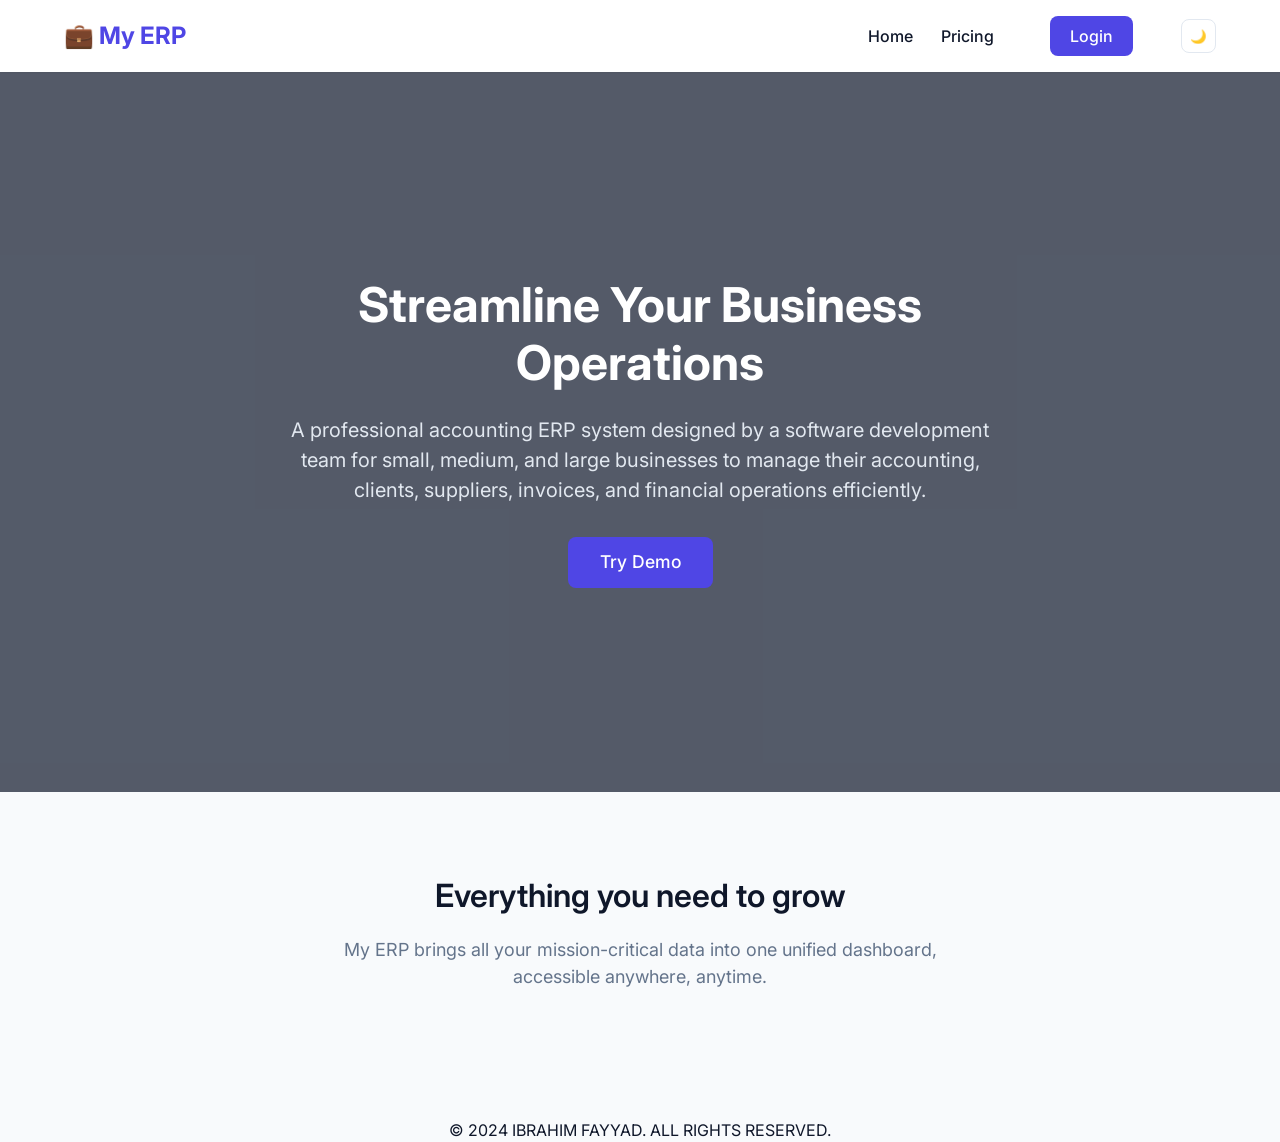
<file: index.html>
<!doctype html>
<html lang="en">
  <head>
    <meta charset="UTF-8" />
    <meta name="viewport" content="width=device-width, initial-scale=1.0" />
    <title>My ERP - Professional Accounting System</title>
    <link rel="stylesheet" href="css/style.css" />
  </head>
  <body>
    <header class="navbar">
      <a href="index.html" class="nav-brand">💼 My ERP</a>
      <div class="nav-links">
        <nav>
          <a href="index.html" style="margin-right: 1.5rem">Home</a>
          <a href="pricing.html" style="margin-right: 1.5rem">Pricing</a>
        </nav>
        <a href="login.html" class="btn btn-primary">Login</a>
        <button
          id="theme-toggle"
          class="btn btn-outline"
          style="padding: 0.5rem; margin-left: 1rem"
          aria-label="Toggle Dark Mode"
        >
          🌙
        </button>
      </div>
    </header>

    <section class="hero">
      <div class="hero-slider" id="heroSlider">
        <div
          class="slide active"
          style="
            background-image: url(&quot;https://images.unsplash.com/photo-1522071820081-009f0129c71c?ixlib=rb-4.0.3&auto=format&fit=crop&w=1920&q=80&quot;);
          "
        ></div>
        <div
          class="slide"
          style="
            background-image: url(&quot;https://images.unsplash.com/photo-1600880292203-757bb62b4baf?ixlib=rb-4.0.3&auto=format&fit=crop&w=1920&q=80&quot;);
          "
        ></div>
        <div
          class="slide"
          style="
            background-image: url(&quot;https://images.unsplash.com/photo-1531482615713-2afd69097998?ixlib=rb-4.0.3&auto=format&fit=crop&w=1920&q=80&quot;);
          "
        ></div>
      </div>

      <div class="hero-content">
        <h1 class="heading-primary">Streamline Your Business Operations</h1>
        <p class="text-subtle" style="font-size: 1.25rem">
          A professional accounting ERP system designed by a software
          development team for small, medium, and large businesses to manage
          their accounting, clients, suppliers, invoices, and financial
          operations efficiently.
        </p>
        <a
          href="login.html"
          class="btn btn-primary"
          style="font-size: 1.1rem; padding: 0.75rem 2rem"
          >Try Demo</a
        >
      </div>
    </section>

    <section class="section features-section">
      <div class="container text-center">
        <h2 class="heading-secondary">Everything you need to grow</h2>
        <p
          class="text-subtle"
          style="max-width: 600px; margin: 0 auto 3rem auto"
        >
          My ERP brings all your mission-critical data into one unified
          dashboard, accessible anywhere, anytime.
        </p>
      </div>
    </section>
 <footer>
      <div class="container text-center">
        <p>&copy; 2024 IBRAHIM FAYYAD. ALL RIGHTS RESERVED.</p>
      </div>
    </footer>
    <script>
      const slides = document.querySelectorAll(".slide");
      let currentSlide = 0;

      function nextSlide() {
        slides[currentSlide].classList.remove("active");
        currentSlide = (currentSlide + 1) % slides.length;
        slides[currentSlide].classList.add("active");
      }

      setInterval(nextSlide, 5000);

      const themeToggle = document.getElementById("theme-toggle");
      const root = document.documentElement;

      if (localStorage.getItem("theme") === "dark") {
        root.classList.add("dark");
        themeToggle.textContent = "☀️";
      }

      themeToggle.addEventListener("click", () => {
        root.classList.toggle("dark");
        if (root.classList.contains("dark")) {
          localStorage.setItem("theme", "dark");
          themeToggle.textContent = "☀️";
        } else {
          localStorage.setItem("theme", "light");
          themeToggle.textContent = "🌙";
        }
      });
    </script>
  </body>
</html>
</file>
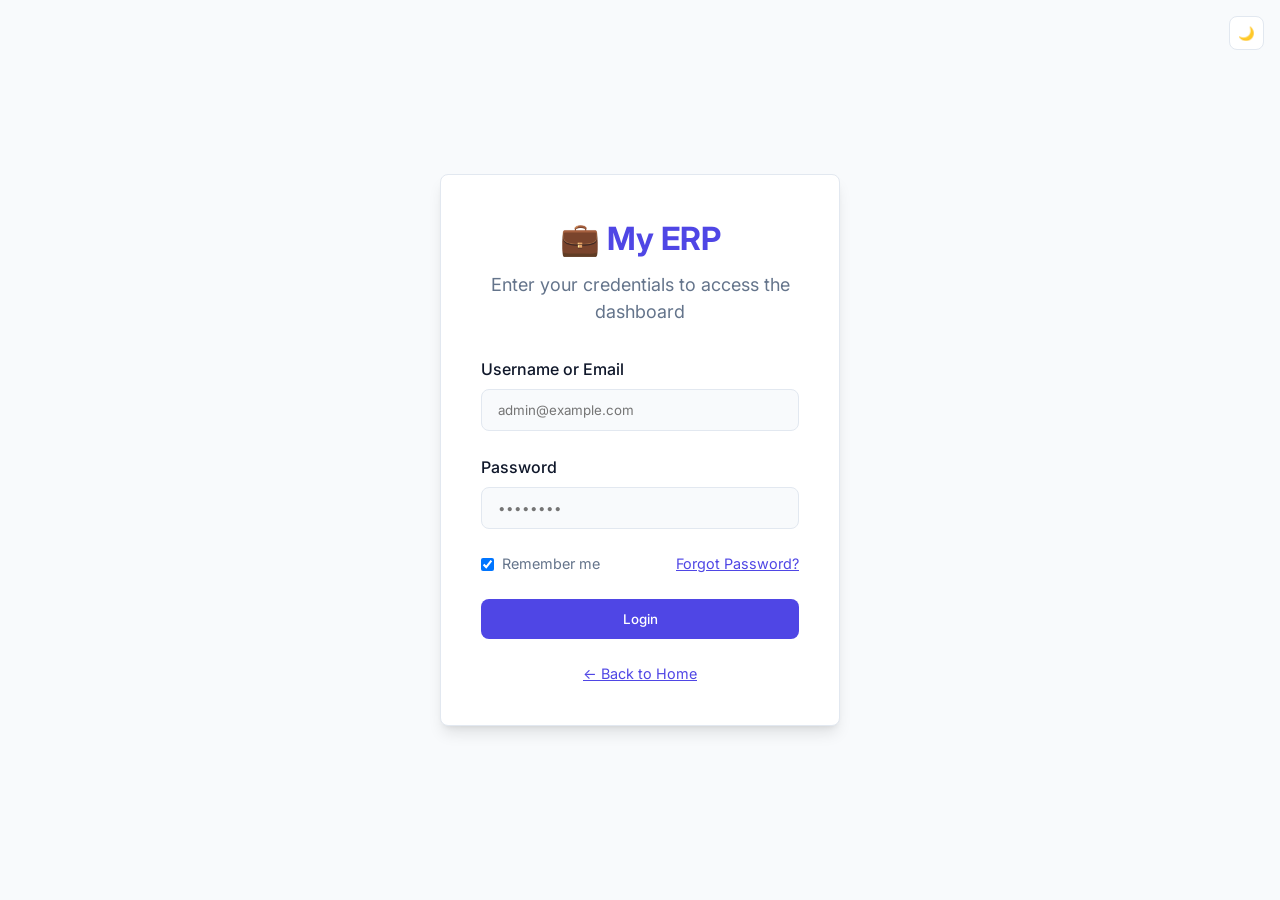
<file: dashboard.html>
<!doctype html>
<html lang="en">
  <head>
    <meta charset="UTF-8" />
    <meta name="viewport" content="width=device-width, initial-scale=1.0" />
    <title>Dashboard - My ERP</title>
    <link rel="stylesheet" href="css/style.css" />
    <link rel="stylesheet" href="css/dashboard.css" />
  </head>
  <body>
    <div class="dashboard-container">
      <aside class="sidebar" id="sidebar">
        <div class="sidebar-header">
          💼 <span class="menu-text" style="margin-left: 0.5rem">My ERP</span>
        </div>
        <div class="sidebar-menu" id="sidebarMenu">
          <div class="menu-item active" data-target="overview">
            <span class="menu-icon">📊</span>
            <span class="menu-text">Overview</span>
          </div>
          <div class="menu-item" data-target="customers">
            <span class="menu-icon">👥</span>
            <span class="menu-text">Customers</span>
          </div>
          <div class="menu-item" data-target="suppliers">
            <span class="menu-icon">🏢</span>
            <span class="menu-text">Suppliers</span>
          </div>
          <div class="menu-item" data-target="products">
            <span class="menu-icon">📦</span>
            <span class="menu-text">Products</span>
          </div>
          <div class="menu-item" data-target="sales">
            <span class="menu-icon">🧾</span>
            <span class="menu-text">Sales Invoices</span>
          </div>
          <div class="menu-item" data-target="purchases">
            <span class="menu-icon">🛒</span>
            <span class="menu-text">Purchase Invoices</span>
          </div>
          <div class="menu-item" data-target="bank">
            <span class="menu-icon">🏦</span>
            <span class="menu-text">Bank Payments</span>
          </div>
          <div class="menu-item" data-target="cash">
            <span class="menu-icon">💵</span>
            <span class="menu-text">Cash Payments</span>
          </div>
          <div class="menu-item" data-target="admin">
            <span class="menu-icon">⚙️</span>
            <span class="menu-text">Administration</span>
          </div>
        </div>
      </aside>

      <main class="main-content">
        <header class="topbar">
          <div class="topbar-left">
            <button
              id="toggleSidebar"
              class="btn btn-outline"
              style="padding: 0.5rem"
            >
              ☰
            </button>
            <h2 id="pageTitle" style="margin-left: 1rem; font-size: 1.25rem">
              Overview
            </h2>
          </div>
          <div class="topbar-right">
            <button
              id="themeToggle"
              class="btn btn-outline"
              style="padding: 0.5rem"
              aria-label="Toggle Dark Mode"
            >
              🌙
            </button>
            <div style="display: flex; align-items: center; gap: 0.5rem">
              <div
                style="
                  width: 32px;
                  height: 32px;
                  border-radius: 50%;
                  background-color: var(--primary);
                  color: white;
                  display: flex;
                  align-items: center;
                  justify-content: center;
                  font-weight: bold;
                "
              >
                A
              </div>
              <span id="userNameDisplay">Admin</span>
            </div>
            <button
              id="logoutBtn"
              class="btn btn-outline"
              style="
                padding: 0.25rem 0.75rem;
                border-color: var(--danger);
                color: var(--danger);
              "
            >
              Logout
            </button>
          </div>
        </header>

        <div class="content-area" id="contentArea">
          <div id="module-overview" class="module-view active">
            <div class="metrics-grid">
              <div class="metric-card">
                <div class="metric-icon">👥</div>
                <div>
                  <div class="text-subtle">Total Customers</div>
                  <div class="metric-value" id="count-customers">0</div>
                </div>
              </div>
              <div class="metric-card">
                <div class="metric-icon">🏢</div>
                <div>
                  <div class="text-subtle">Total Suppliers</div>
                  <div class="metric-value" id="count-suppliers">0</div>
                </div>
              </div>
              <div class="metric-card">
                <div class="metric-icon">🧾</div>
                <div>
                  <div class="text-subtle">Sales Total</div>
                  <div class="metric-value" id="count-sales">$0</div>
                </div>
              </div>
              <div class="metric-card">
                <div class="metric-icon">🛒</div>
                <div>
                  <div class="text-subtle">Purchases Total</div>
                  <div class="metric-value" id="count-purchases">$0</div>
                </div>
              </div>
            </div>
          </div>

          <div id="module-customers" class="module-view"></div>
          <div id="module-suppliers" class="module-view"></div>
          <div id="module-products" class="module-view"></div>
          <div id="module-sales" class="module-view"></div>
          <div id="module-purchases" class="module-view"></div>
          <div id="module-bank" class="module-view"></div>
          <div id="module-cash" class="module-view"></div>
          <div id="module-admin" class="module-view"></div>
        </div>
      </main>
    </div>

    <div class="modal-overlay" id="formModal">
      <div class="modal">
        <div class="modal-header">
          <h3 id="modalTitle">Add Item</h3>
          <button id="closeModalBtn" class="btn" style="padding: 0.25rem">
            ✕
          </button>
        </div>
        <div class="modal-body" id="modalBody"></div>
        <div class="modal-footer" id="modalFooter">
          <button class="btn btn-outline" id="cancelModalBtn">Cancel</button>
          <button class="btn btn-primary" id="saveModalBtn">Save</button>
        </div>
      </div>
    </div>

    <div class="toast-container" id="toastContainer"></div>

    <script src="js/auth.js"></script>
    <script src="js/data.js"></script>
    <script src="js/dashboard.js"></script>
    <script src="js/modules.js"></script>
  </body>
</html>
</file>
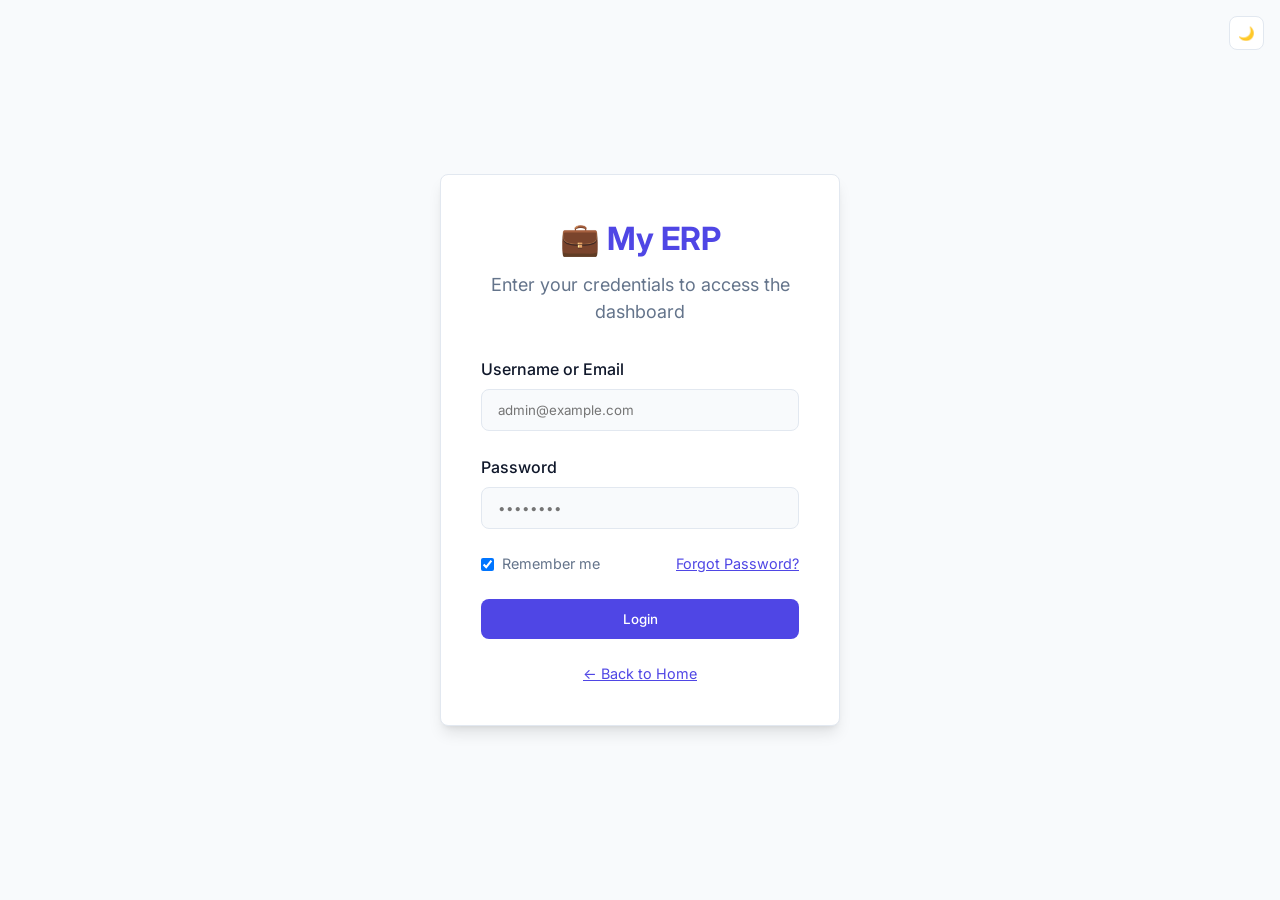
<file: login.html>
<!doctype html>
<html lang="en">
  <head>
    <meta charset="UTF-8" />
    <meta name="viewport" content="width=device-width, initial-scale=1.0" />
    <title>Login - My ERP</title>
    <link rel="stylesheet" href="css/style.css" />
  </head>
  <body>
    <div class="auth-container">
      <button
        id="theme-toggle"
        class="btn btn-outline"
        style="position: absolute; top: 1rem; right: 1rem; padding: 0.5rem"
        aria-label="Toggle Dark Mode"
      >
        🌙
      </button>

      <div class="auth-card">
        <div style="text-align: center; margin-bottom: 2rem">
          <h1
            style="
              color: var(--primary);
              font-size: 2rem;
              margin-bottom: 0.5rem;
            "
          >
            💼 My ERP
          </h1>
          <p class="text-subtle">
            Enter your credentials to access the dashboard
          </p>
        </div>

        <form id="loginForm">
          <div class="form-group">
            <label for="username" class="form-label">Username or Email</label>
            <input
              type="text"
              id="username"
              class="form-control"
              placeholder="admin@example.com"
              required
            />
          </div>
          <div class="form-group">
            <label for="password" class="form-label">Password</label>
            <input
              type="password"
              id="password"
              class="form-control"
              placeholder="••••••••"
              required
            />
          </div>

          <div
            style="
              display: flex;
              justify-content: space-between;
              align-items: center;
              margin-bottom: 1.5rem;
              font-size: 0.9rem;
            "
          >
            <label
              style="
                display: flex;
                align-items: center;
                gap: 0.5rem;
                color: var(--text-secondary);
                cursor: pointer;
              "
            >
              <input type="checkbox" checked /> Remember me
            </label>
            <a
              href="#"
              style="color: var(--primary); text-decoration: underline"
              >Forgot Password?</a
            >
          </div>

          <button type="submit" class="btn btn-primary" id="loginBtn">
            Login
          </button>
        </form>

        <p
          style="
            text-align: center;
            margin-top: 1.5rem;
            font-size: 0.9rem;
            color: var(--text-secondary);
          "
        >
          <a
            href="index.html"
            style="color: var(--primary); text-decoration: underline"
            >← Back to Home</a
          >
        </p>
      </div>
    </div>

    <script src="js/auth.js"></script>
    <script>
      const themeToggle = document.getElementById("theme-toggle");
      const root = document.documentElement;

      if (localStorage.getItem("theme") === "dark") {
        root.classList.add("dark");
        themeToggle.textContent = "☀️";
      }

      themeToggle.addEventListener("click", () => {
        root.classList.toggle("dark");
        if (root.classList.contains("dark")) {
          localStorage.setItem("theme", "dark");
          themeToggle.textContent = "☀️";
        } else {
          localStorage.setItem("theme", "light");
          themeToggle.textContent = "🌙";
        }
      });
    </script>
  </body>
</html>
</file>
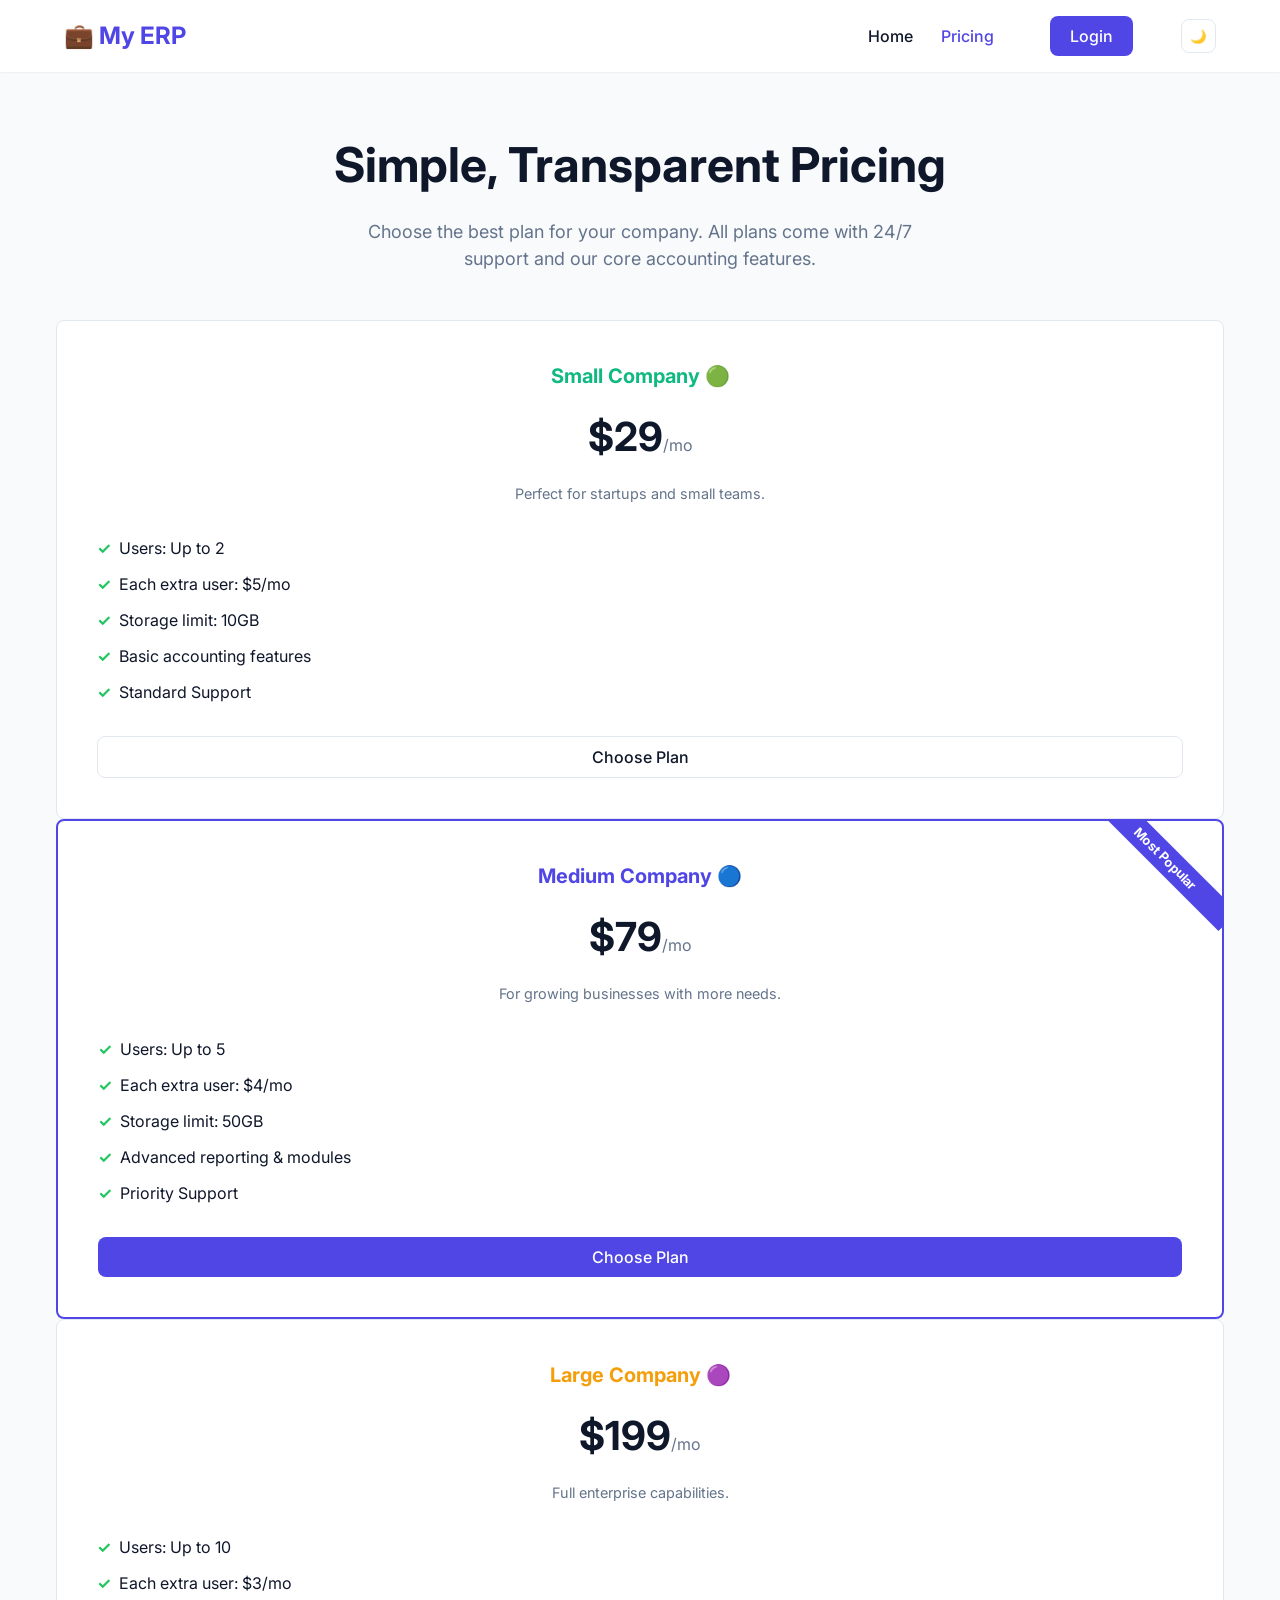
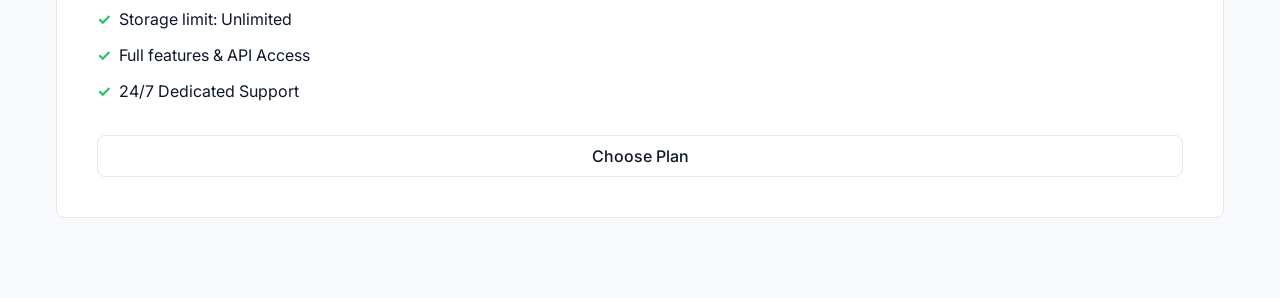
<file: pricing.html>
<!doctype html>
<html lang="en">
  <head>
    <meta charset="UTF-8" />
    <meta name="viewport" content="width=device-width, initial-scale=1.0" />
    <title>Pricing - My ERP</title>
    <link rel="stylesheet" href="css/style.css" />
  </head>
  <body>
    <header class="navbar">
      <a href="index.html" class="nav-brand">💼 My ERP</a>
      <div class="nav-links">
        <nav>
          <a href="index.html" style="margin-right: 1.5rem">Home</a>
          <a
            href="pricing.html"
            style="margin-right: 1.5rem; color: var(--primary)"
            >Pricing</a
          >
        </nav>
        <a href="login.html" class="btn btn-primary">Login</a>
        <button
          id="theme-toggle"
          class="btn btn-outline"
          style="padding: 0.5rem; margin-left: 1rem"
          aria-label="Toggle Dark Mode"
        >
          🌙
        </button>
      </div>
    </header>

    <section class="section" style="margin-top: 4.5rem; padding-top: 4rem">
      <div class="container text-center">
        <h1 class="heading-primary">Simple, Transparent Pricing</h1>
        <p
          class="text-subtle"
          style="max-width: 600px; margin: 0 auto 3rem auto"
        >
          Choose the best plan for your company. All plans come with 24/7
          support and our core accounting features.
        </p>

        <div class="pricing-grid">
          <div class="pricing-card">
            <h3 style="color: var(--secondary); font-size: 1.25rem">
              Small Company 🟢
            </h3>
            <div class="price">$29<span>/mo</span></div>
            <p class="text-subtle" style="font-size: 0.9rem">
              Perfect for startups and small teams.
            </p>
            <ul class="pricing-features">
              <li>Users: Up to 2</li>
              <li>Each extra user: $5/mo</li>
              <li>Storage limit: 10GB</li>
              <li>Basic accounting features</li>
              <li>Standard Support</li>
            </ul>
            <a href="login.html" class="btn btn-outline" style="width: 100%"
              >Choose Plan</a
            >
          </div>

          <div class="pricing-card popular">
            <h3 style="color: var(--primary); font-size: 1.25rem">
              Medium Company 🔵
            </h3>
            <div class="price">$79<span>/mo</span></div>
            <p class="text-subtle" style="font-size: 0.9rem">
              For growing businesses with more needs.
            </p>
            <ul class="pricing-features">
              <li>Users: Up to 5</li>
              <li>Each extra user: $4/mo</li>
              <li>Storage limit: 50GB</li>
              <li>Advanced reporting & modules</li>
              <li>Priority Support</li>
            </ul>
            <a href="login.html" class="btn btn-primary" style="width: 100%"
              >Choose Plan</a
            >
          </div>

          <div class="pricing-card">
            <h3 style="color: var(--warning); font-size: 1.25rem">
              Large Company 🟣
            </h3>
            <div class="price">$199<span>/mo</span></div>
            <p class="text-subtle" style="font-size: 0.9rem">
              Full enterprise capabilities.
            </p>
            <ul class="pricing-features">
              <li>Users: Up to 10</li>
              <li>Each extra user: $3/mo</li>
              <li>Storage limit: Unlimited</li>
              <li>Full features & API Access</li>
              <li>24/7 Dedicated Support</li>
            </ul>
            <a href="login.html" class="btn btn-outline" style="width: 100%"
              >Choose Plan</a
            >
          </div>
        </div>
      </div>
    </section>

    <script>
      const themeToggle = document.getElementById("theme-toggle");
      const root = document.documentElement;

      if (localStorage.getItem("theme") === "dark") {
        root.classList.add("dark");
        themeToggle.textContent = "☀️";
      }

      themeToggle.addEventListener("click", () => {
        root.classList.toggle("dark");
        if (root.classList.contains("dark")) {
          localStorage.setItem("theme", "dark");
          themeToggle.textContent = "☀️";
        } else {
          localStorage.setItem("theme", "light");
          themeToggle.textContent = "🌙";
        }
      });
    </script>
  </body>
</html>
</file>
<file: css/style.css>
@import url("https://fonts.googleapis.com/css2?family=Inter:wght@300;400;500;600;700&display=swap");

:root {
  --primary: #4f46e5;
  --primary-hover: #4338ca;
  --secondary: #10b981;
  --danger: #ef4444;
  --danger-hover: #dc2626;
  --warning: #f59e0b;
  --success: #22c55e;

  --bg-color: #f8fafc;
  --surface-color: #ffffff;
  --text-primary: #0f172a;
  --text-secondary: #64748b;
  --border-color: #e2e8f0;
  --shadow-sm: 0 1px 2px 0 rgb(0 0 0 / 0.05);
  --shadow: 0 4px 6px -1px rgb(0 0 0 / 0.1), 0 2px 4px -2px rgb(0 0 0 / 0.1);
  --shadow-lg:
    0 10px 15px -3px rgb(0 0 0 / 0.1), 0 4px 6px -4px rgb(0 0 0 / 0.1);

  --transition: all 0.3s ease;
  --border-radius: 8px;
}

.dark {
  --bg-color: #0f172a;
  --surface-color: #1e293b;
  --text-primary: #f8fafc;
  --text-secondary: #94a3b8;
  --border-color: #334155;
  --shadow-sm: 0 1px 2px 0 rgb(0 0 0 / 0.3);
  --shadow: 0 4px 6px -1px rgb(0 0 0 / 0.4);
  --shadow-lg: 0 10px 15px -3px rgb(0 0 0 / 0.5);
}

* {
  margin: 0;
  padding: 0;
  box-sizing: border-box;
}

body {
  font-family: "Inter", sans-serif;
  background-color: var(--bg-color);
  color: var(--text-primary);
  line-height: 1.5;
  transition:
    background-color var(--transition),
    color var(--transition);
}

a {
  text-decoration: none;
  color: inherit;
  transition: color var(--transition);
}

ul {
  list-style: none;
}

button {
  cursor: pointer;
  font-family: inherit;
  border: none;
  background: none;
  transition: var(--transition);
}

.btn {
  display: inline-flex;
  align-items: center;
  justify-content: center;
  padding: 0.5rem 1.25rem;
  border-radius: var(--border-radius);
  font-weight: 500;
  text-align: center;
  transition: var(--transition);
}

.btn-primary {
  background-color: var(--primary);
  color: white;
}

.btn-primary:hover {
  background-color: var(--primary-hover);
  transform: translateY(-1px);
  box-shadow: var(--shadow);
}

.btn-outline {
  border: 1px solid var(--border-color);
  color: var(--text-primary);
  background-color: var(--surface-color);
}

.btn-outline:hover {
  border-color: var(--primary);
  color: var(--primary);
}

.navbar {
  display: flex;
  justify-content: space-between;
  align-items: center;
  padding: 1rem 5%;
  background-color: var(--surface-color);
  box-shadow: var(--shadow-sm);
  position: fixed;
  width: 100%;
  top: 0;
  z-index: 1000;
}

.nav-brand {
  font-size: 1.5rem;
  font-weight: 700;
  color: var(--primary);
  display: flex;
  align-items: center;
  gap: 0.5rem;
}

.nav-links {
  display: flex;
  gap: 2rem;
  align-items: center;
}

.nav-links nav a {
  font-weight: 500;
}

.nav-links nav a:hover {
  color: var(--primary);
}

.container {
  max-width: 1200px;
  margin: 0 auto;
  padding: 0 1rem;
}

.section {
  padding: 5rem 0;
}

.text-center {
  text-align: center;
}

.heading-primary {
  font-size: 3rem;
  font-weight: 700;
  margin-bottom: 1.5rem;
  line-height: 1.2;
}

.heading-secondary {
  font-size: 2rem;
  font-weight: 600;
  margin-bottom: 1rem;
}

.text-subtle {
  color: var(--text-secondary);
  font-size: 1.125rem;
}

.hero {
  margin-top: 4.5rem;
  position: relative;
  overflow: hidden;
  height: 80vh;
  display: flex;
  align-items: center;
}

.hero-slider {
  position: absolute;
  top: 0;
  left: 0;
  width: 100%;
  height: 100%;
  z-index: -1;
}

.slide {
  position: absolute;
  top: 0;
  left: 0;
  width: 100%;
  height: 100%;
  opacity: 0;
  transition: opacity 1s ease-in-out;
  background-size: cover;
  background-position: center;
}

.slide.active {
  opacity: 1;
}

.slide::after {
  content: "";
  position: absolute;
  top: 0;
  left: 0;
  width: 100%;
  height: 100%;
  background: rgba(15, 23, 42, 0.7);
}

.hero-content {
  color: white;
  max-width: 800px;
  margin: 0 auto;
  text-align: center;
  z-index: 10;
  padding: 2rem;
}

.hero-content h1 {
  color: white;
}

.hero-content p {
  color: #e2e8f0;
  margin-bottom: 2rem;
}

/ .pricing-grid {
  display: grid;
  grid-template-columns: repeat(auto-fit, minmax(300px, 1fr));
  gap: 2rem;
  padding: 2rem 0;
}

.pricing-card {
  background-color: var(--surface-color);
  border: 1px solid var(--border-color);
  border-radius: var(--border-radius);
  padding: 2.5rem;
  text-align: center;
  transition: var(--transition);
  position: relative;
  overflow: hidden;
}

.pricing-card:hover {
  transform: translateY(-5px);
  box-shadow: var(--shadow-lg);
  border-color: var(--primary);
}

.pricing-card.popular {
  border-color: var(--primary);
  border-width: 2px;
}

.pricing-card.popular::before {
  content: "Most Popular";
  position: absolute;
  top: 1.5rem;
  right: -2rem;
  background-color: var(--primary);
  color: white;
  padding: 0.25rem 3rem;
  font-size: 0.8rem;
  font-weight: bold;
  transform: rotate(45deg);
}

.price {
  font-size: 2.5rem;
  font-weight: 700;
  color: var(--text-primary);
  margin: 1rem 0;
}

.price span {
  font-size: 1rem;
  color: var(--text-secondary);
  font-weight: normal;
}

.pricing-features {
  margin: 2rem 0;
  text-align: left;
}

.pricing-features li {
  margin-bottom: 0.75rem;
  display: flex;
  align-items: center;
  gap: 0.5rem;
}

.pricing-features li::before {
  content: "✓";
  color: var(--success);
  font-weight: bold;
}

.auth-container {
  min-height: 100vh;
  display: flex;
  align-items: center;
  justify-content: center;
  background-color: var(--bg-color);
  padding: 1rem;
}

.auth-card {
  background-color: var(--surface-color);
  padding: 2.5rem;
  border-radius: var(--border-radius);
  box-shadow: var(--shadow-lg);
  width: 100%;
  max-width: 400px;
  border: 1px solid var(--border-color);
}

.form-group {
  margin-bottom: 1.5rem;
}

.form-label {
  display: block;
  margin-bottom: 0.5rem;
  font-weight: 500;
  color: var(--text-primary);
}

.form-control {
  width: 100%;
  padding: 0.75rem 1rem;
  border: 1px solid var(--border-color);
  border-radius: var(--border-radius);
  background-color: var(--bg-color);
  color: var(--text-primary);
  font-family: inherit;
  transition: var(--transition);
}

.form-control:focus {
  outline: none;
  border-color: var(--primary);
  box-shadow: 0 0 0 3px rgba(79, 70, 229, 0.1);
}

.auth-card .btn {
  width: 100%;
  padding: 0.75rem;
}
</file>
<file: css/dashboard.css>
.dashboard-container {
  display: flex;
  height: 100vh;
  overflow: hidden;
  background-color: var(--bg-color);
}

.sidebar {
  width: 250px;
  background-color: var(--surface-color);
  border-right: 1px solid var(--border-color);
  display: flex;
  flex-direction: column;
  transition: width var(--transition);
  z-index: 100;
}

.sidebar.collapsed {
  width: 70px;
}

.sidebar-header {
  height: 60px;
  display: flex;
  align-items: center;
  padding: 0 1rem;
  border-bottom: 1px solid var(--border-color);
  font-size: 1.25rem;
  font-weight: bold;
  color: var(--primary);
  white-space: nowrap;
  overflow: hidden;
}

.sidebar-menu {
  flex: 1;
  overflow-y: auto;
  padding: 1rem 0;
}

.menu-item {
  display: flex;
  align-items: center;
  padding: 1rem;
  color: var(--text-secondary);
  cursor: pointer;
  transition: var(--transition);
  border-left: 4px solid transparent;
  white-space: nowrap;
  overflow: hidden;
}

.menu-item:hover,
.menu-item.active {
  background-color: rgba(79, 70, 229, 0.05);
  color: var(--primary);
  border-left-color: var(--primary);
}

.dark .menu-item:hover,
.dark .menu-item.active {
  background-color: rgba(79, 70, 229, 0.15);
}

.menu-icon {
  font-size: 1.25rem;
  margin-right: 1rem;
  min-width: 24px;
  text-align: center;
}

.sidebar.collapsed .menu-text {
  opacity: 0;
  pointer-events: none;
}

.main-content {
  flex: 1;
  display: flex;
  flex-direction: column;
  overflow: hidden;
}

.topbar {
  height: 60px;
  background-color: var(--surface-color);
  border-bottom: 1px solid var(--border-color);
  display: flex;
  justify-content: space-between;
  align-items: center;
  padding: 0 1.5rem;
}

.topbar-left,
.topbar-right {
  display: flex;
  align-items: center;
  gap: 1rem;
}

.content-area {
  flex: 1;
  padding: 2rem;
  overflow-y: auto;
}

.module-view {
  display: none;
  animation: fadeIn 0.3s ease;
}

.module-view.active {
  display: block;
}

@keyframes fadeIn {
  from {
    opacity: 0;
    transform: translateY(10px);
  }
  to {
    opacity: 1;
    transform: translateY(0);
  }
}

.metrics-grid {
  display: grid;
  grid-template-columns: repeat(auto-fit, minmax(200px, 1fr));
  gap: 1.5rem;
  margin-bottom: 2rem;
}

.metric-card {
  background-color: var(--surface-color);
  padding: 1.5rem;
  border-radius: var(--border-radius);
  border: 1px solid var(--border-color);
  box-shadow: var(--shadow-sm);
  display: flex;
  align-items: center;
  gap: 1.5rem;
}

.metric-icon {
  font-size: 2rem;
  padding: 1rem;
  background-color: rgba(79, 70, 229, 0.1);
  color: var(--primary);
  border-radius: var(--border-radius);
}

.metric-value {
  font-size: 1.5rem;
  font-weight: 700;
}

.card {
  background-color: var(--surface-color);
  border-radius: var(--border-radius);
  border: 1px solid var(--border-color);
  padding: 1.5rem;
  box-shadow: var(--shadow-sm);
  margin-bottom: 1.5rem;
}

.card-header {
  display: flex;
  justify-content: space-between;
  align-items: center;
  margin-bottom: 1.5rem;
  flex-wrap: wrap;
  gap: 1rem;
}

.search-bar {
  padding: 0.5rem 1rem;
  border-radius: var(--border-radius);
  border: 1px solid var(--border-color);
  background-color: var(--bg-color);
  color: var(--text-primary);
  min-width: 250px;
}

.table-responsive {
  overflow-x: auto;
}

table {
  width: 100%;
  border-collapse: collapse;
}

th,
td {
  padding: 1rem;
  text-align: left;
  border-bottom: 1px solid var(--border-color);
}

th {
  font-weight: 600;
  color: var(--text-secondary);
  background-color: var(--bg-color);
}

tr:hover {
  background-color: rgba(0, 0, 0, 0.02);
}

.dark tr:hover {
  background-color: rgba(255, 255, 255, 0.02);
}

.badge {
  padding: 0.25rem 0.5rem;
  border-radius: 9999px;
  font-size: 0.75rem;
  font-weight: 500;
  display: inline-block;
}
.badge-success {
  background: rgba(34, 197, 94, 0.1);
  color: var(--success);
}
.badge-warning {
  background: rgba(245, 158, 11, 0.1);
  color: var(--warning);
}
.badge-danger {
  background: rgba(239, 68, 68, 0.1);
  color: var(--danger);
}
.badge-primary {
  background: rgba(79, 70, 229, 0.1);
  color: var(--primary);
}

.modal-overlay {
  position: fixed;
  top: 0;
  left: 0;
  width: 100%;
  height: 100%;
  background-color: rgba(0, 0, 0, 0.5);
  display: flex;
  align-items: center;
  justify-content: center;
  z-index: 2000;
  opacity: 0;
  pointer-events: none;
  transition: opacity 0.3s ease;
  backdrop-filter: blur(2px);
}

.modal-overlay.active {
  opacity: 1;
  pointer-events: all;
}

.modal {
  background-color: var(--surface-color);
  border-radius: var(--border-radius);
  width: 90%;
  max-width: 600px;
  max-height: 90vh;
  overflow-y: auto;
  transform: scale(0.95);
  transition: transform 0.3s ease;
  box-shadow: var(--shadow-lg);
}

.modal-overlay.active .modal {
  transform: scale(1);
}

.modal-header {
  padding: 1.5rem;
  border-bottom: 1px solid var(--border-color);
  display: flex;
  justify-content: space-between;
  align-items: center;
}

.modal-body {
  padding: 1.5rem;
}

.modal-footer {
  padding: 1.5rem;
  border-top: 1px solid var(--border-color);
  display: flex;
  justify-content: flex-end;
  gap: 1rem;
}

.action-btn {
  padding: 0.5rem;
  border-radius: 4px;
  font-size: 1rem;
}
.action-btn.edit {
  color: var(--warning);
}
.action-btn.delete {
  color: var(--danger);
}
.action-btn:hover {
  background-color: var(--bg-color);
}

.invoice-items {
  margin-top: 1rem;
  border: 1px solid var(--border-color);
  border-radius: var(--border-radius);
  padding: 1rem;
}

.invoice-item-row {
  display: flex;
  gap: 1rem;
  margin-bottom: 1rem;
  align-items: center;
}

.toast-container {
  position: fixed;
  bottom: 20px;
  right: 20px;
  z-index: 3000;
  display: flex;
  flex-direction: column;
  gap: 0.5rem;
}

.toast {
  background-color: var(--surface-color);
  color: var(--text-primary);
  padding: 1rem 1.5rem;
  border-radius: var(--border-radius);
  box-shadow: var(--shadow-lg);
  border-left: 4px solid var(--primary);
  animation:
    slideIn 0.3s ease,
    fadeOut 0.3s ease 2.7s forwards;
  display: flex;
  align-items: center;
  gap: 0.75rem;
}

.toast.success {
  border-left-color: var(--success);
}
.toast.error {
  border-left-color: var(--danger);
}

@keyframes slideIn {
  from {
    transform: translateX(100%);
    opacity: 0;
  }
  to {
    transform: translateX(0);
    opacity: 1;
  }
}

@keyframes fadeOut {
  from {
    opacity: 1;
  }
  to {
    opacity: 0;
  }
}
</file>
